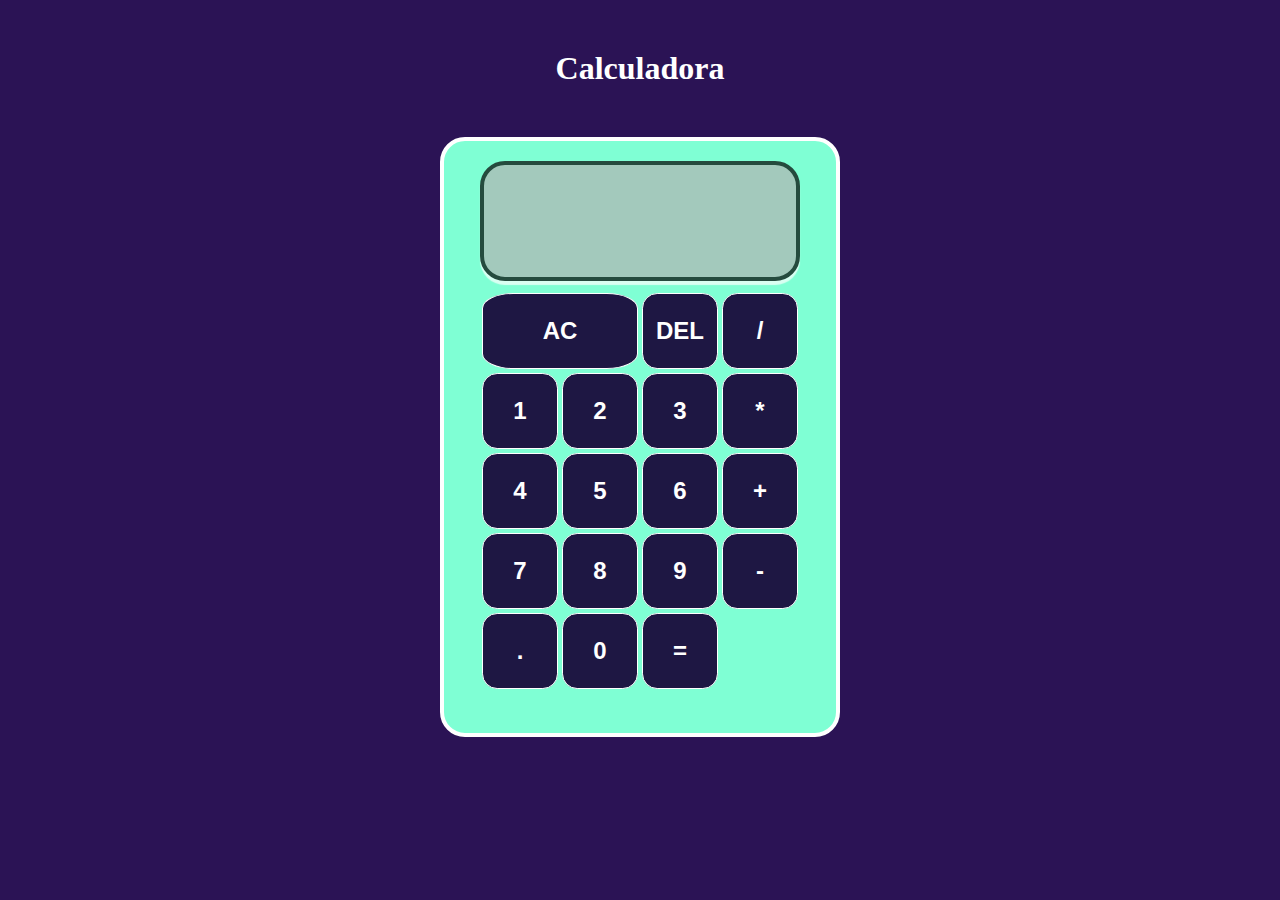
<file: calculadora/index.html>
<!DOCTYPE html>
<html lang="es">
<head>
    <meta charset="UTF-8">
    <meta http-equiv="X-UA-Compatible" content="IE=edge">
    <meta name="viewport" content="width=device-width, initial-scale=1.0">
    <title>Calculadora WEB</title>
    <link rel="stylesheet" href="./css/style.css">
    
</head>
<body>
    <div class="titulo">
        <h1>Calculadora </h1>
    </div>
    <div class="calculadora">
        <div class="display">
            <div class="display-valorsuperior" data-valorsuperior></div>
            <div class="display-valorinferior" data-valorinferior></div>
        </div>

        
            <button class="span-eliminarTodo" data-borrar-todo>AC</button>
            <button class="span-eliminar" data-borrar>DEL</button>
            <button data-operador>/</button>
            <button data-numero>1</button>
            <button data-numero>2</button>
            <button data-numero>3</button>
            <button data-operador>*</button>
            <button data-numero>4</button>
            <button data-numero>5</button>
            <button data-numero>6</button>
            <button data-operador>+</button>
            <button data-numero>7</button>
            <button data-numero>8</button>
            <button data-numero>9</button>
            <button data-operador>-</button>
            <button data-numero>.</button>
            <button data-numero>0</button>
            <button data-igual>=</button>

        
    </div>

    <script src="./js/script.js"></script>
    
</body>
</html>
</file>
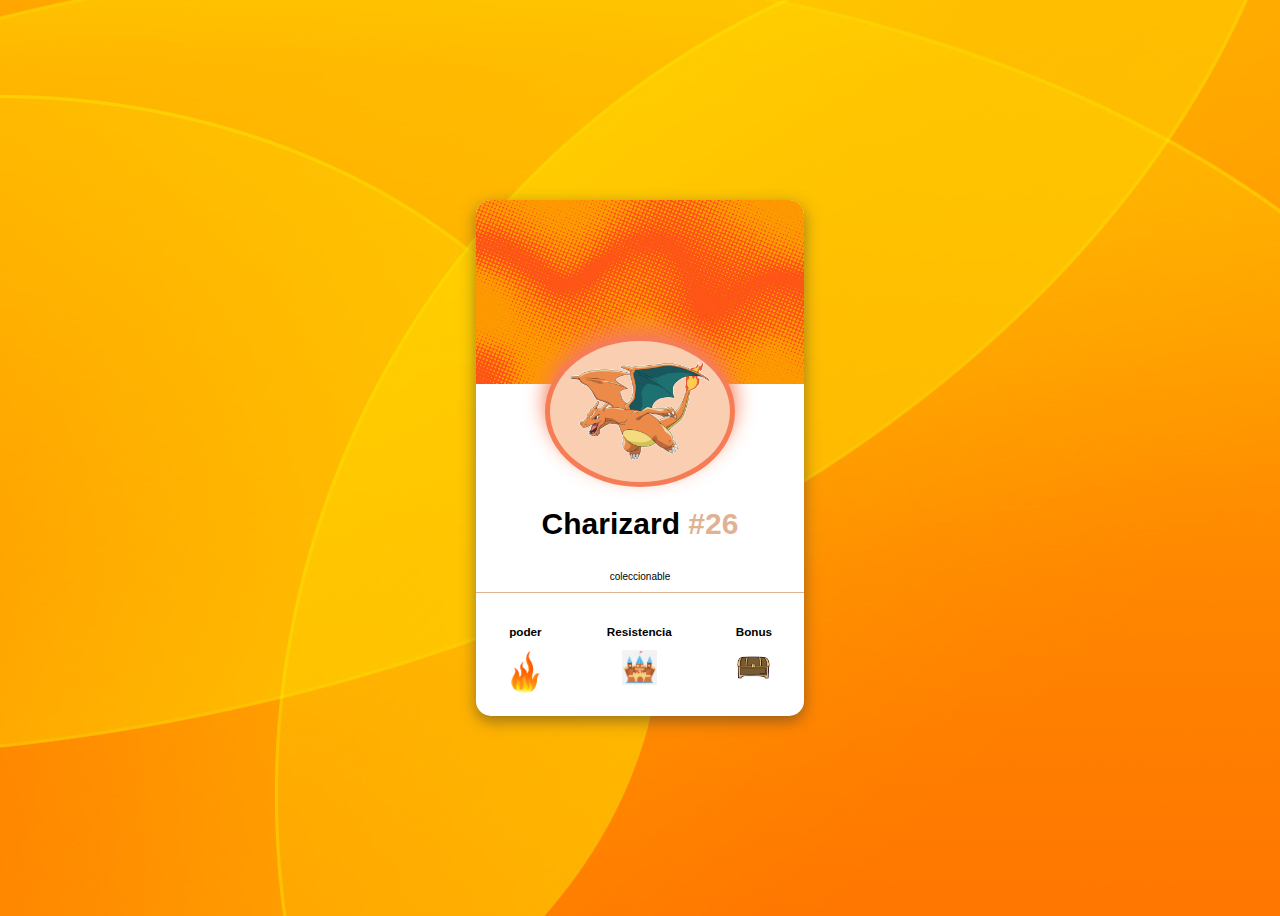
<file: Card Pokemon 4/index.html>
<!DOCTYPE html>
<html lang="en">
<head>
    <meta charset="UTF-8">
    <meta http-equiv="X-UA-Compatible" content="IE=edge">
    <meta name="viewport" content="width=device-width, initial-scale=1.0">
    <title>Card Pokemon</title>
    <link rel="stylesheet" href="css/style.css">
    <link rel="shortcut icon" href="img/img1.png" type="image/x-icon">
</head>
<body>
    <main class="container">
        <article class="card">
            <img src="./img/Bottombackground.jpg" alt="background" class="card-header">
            <div class="card-body">
                <div class="card-body-contentimg">
                    <img src="./img/img1.png" alt="charizard" class="card-body-contentimg-img" width="180" >

                </div>

                <h1 class="card-body-title">
                    Charizard
                    <span>#26</span>
                </h1>
                <p class="card-body-text">
                    coleccionable
                </p>

            </div>

            <div class="card-footer">
                <div class="card-footer-poder">
                    <h3>poder</h3>
                    <img src="./img/fire.png" alt="fire" width="35">
                </div>

                <div class="card-footer-poder">
                    <h3>Resistencia</h3>
                    <img src="./img/castle.png" alt="castle" width="35">
                </div>

                <div class="card-footer-poder">
                    <h3>Bonus</h3>
                    <img src="./img/treasure.png" alt="treasure" width="35">
                </div>
            </div>

        </article>
    </main>

    
</body>
</html>
</file>
<file: calculadora/css/style.css>
* {
  box-sizing: border-box;
  margin: 0;
  padding: 0;
}

body {
  background-color: rgb(43, 19, 85);
  color: white;
  display: flex;
  justify-content: center;
  align-items: center;
  flex-direction: column;
  padding-top: 50px;
}

.calculadora {
  margin: 50px;
  width: 400px;
  height: 600px;
  background-color: aquamarine;
  display: grid;
  grid-template-columns: repeat(4, 80px);
  grid-template-rows: 130px repeat(6, 80px);
  justify-content: center;
  border: 4px white solid;
  border-radius: 25px;
  padding-top: 20px;
}

.calculadora button {
  font-size: 1.5rem;
  color: white;
  font-weight: bolder;
  background-color: rgb(30, 23, 67);
  border-radius: 20%;
  border: 1px white solid;
  margin: 2px;
}

.calculadora button:hover {
  background-color: silver;
}

.display {
  height: 120px;
  background-color: rgb(179, 179, 179);
  opacity: 0.7;
  grid-column: 1/-1;
  border: 4px black solid;
  border-radius: 25px;
  box-shadow: 0px 4px 1px white;
  text-align: right;
  padding-right: 8px;
  color: black;
  font-weight: bold;
  overflow: hidden;
}
.display-valorsuperior {
  margin-top: 10px;
  margin-bottom: 25px;
  font-size: 1.5rem;
}
.display-valorinferior {
  font-size: 2.5rem;
}

.span-eliminarTodo {
  grid-column: span 2;
}

.calculadora .span-eliminar:hover {
  background-color: red;
}

.calculadora .span-eliminarTodo:hover {
  background-color: red;
}/*# sourceMappingURL=style.css.map */
</file>
<file: Card Pokemon 4/css/style.css>
:root {
  --color1: #f8b78b;
  --color2: #dfb294;
}

html {
  box-sizing: border-box;
  font-size: 62.5%;
}

*, *::before, *::after {
  box-sizing: inherit;
}

body {
  font-family: sans-serif;
  background-color: var(--color1);
  background-image: url(../img/topBackground.png);
  background-position: 100%;
}

.container {
  display: flex;
  justify-content: center;
  align-items: center;
  height: 100vh;
}

.card {
  background-color: white;
  width: 328px;
  border-radius: 15px;
  overflow: hidden;
  box-shadow: 0 5px 15px rgba(51, 51, 51, 0.5);
}
.card-header {
  width: 100%;
  display: block;
}
.card-body {
  border-bottom: 1px solid var(--color2);
  display: flex;
  flex-direction: column;
  align-items: center;
}
.card-body-contentimg {
  border: 5px solid #f67c55;
  border-radius: 50%;
  margin-top: 20px;
  background-color: #faceb1;
  box-shadow: 0px -10px 20px #f67c55;
  margin-top: -48px;
}
.card-body-contentimg-img {
  padding: 20px;
}
.card-body-title {
  margin-top: 2rem;
  font-size: 3rem;
}
.card-body-title span {
  color: var(--color2);
}
.card-footer {
  display: flex;
  justify-content: space-around;
  padding-bottom: 2rem;
  padding-top: 2rem;
}
.card-footer-poder {
  text-align: center;
}/*# sourceMappingURL=style.css.map */
</file>
